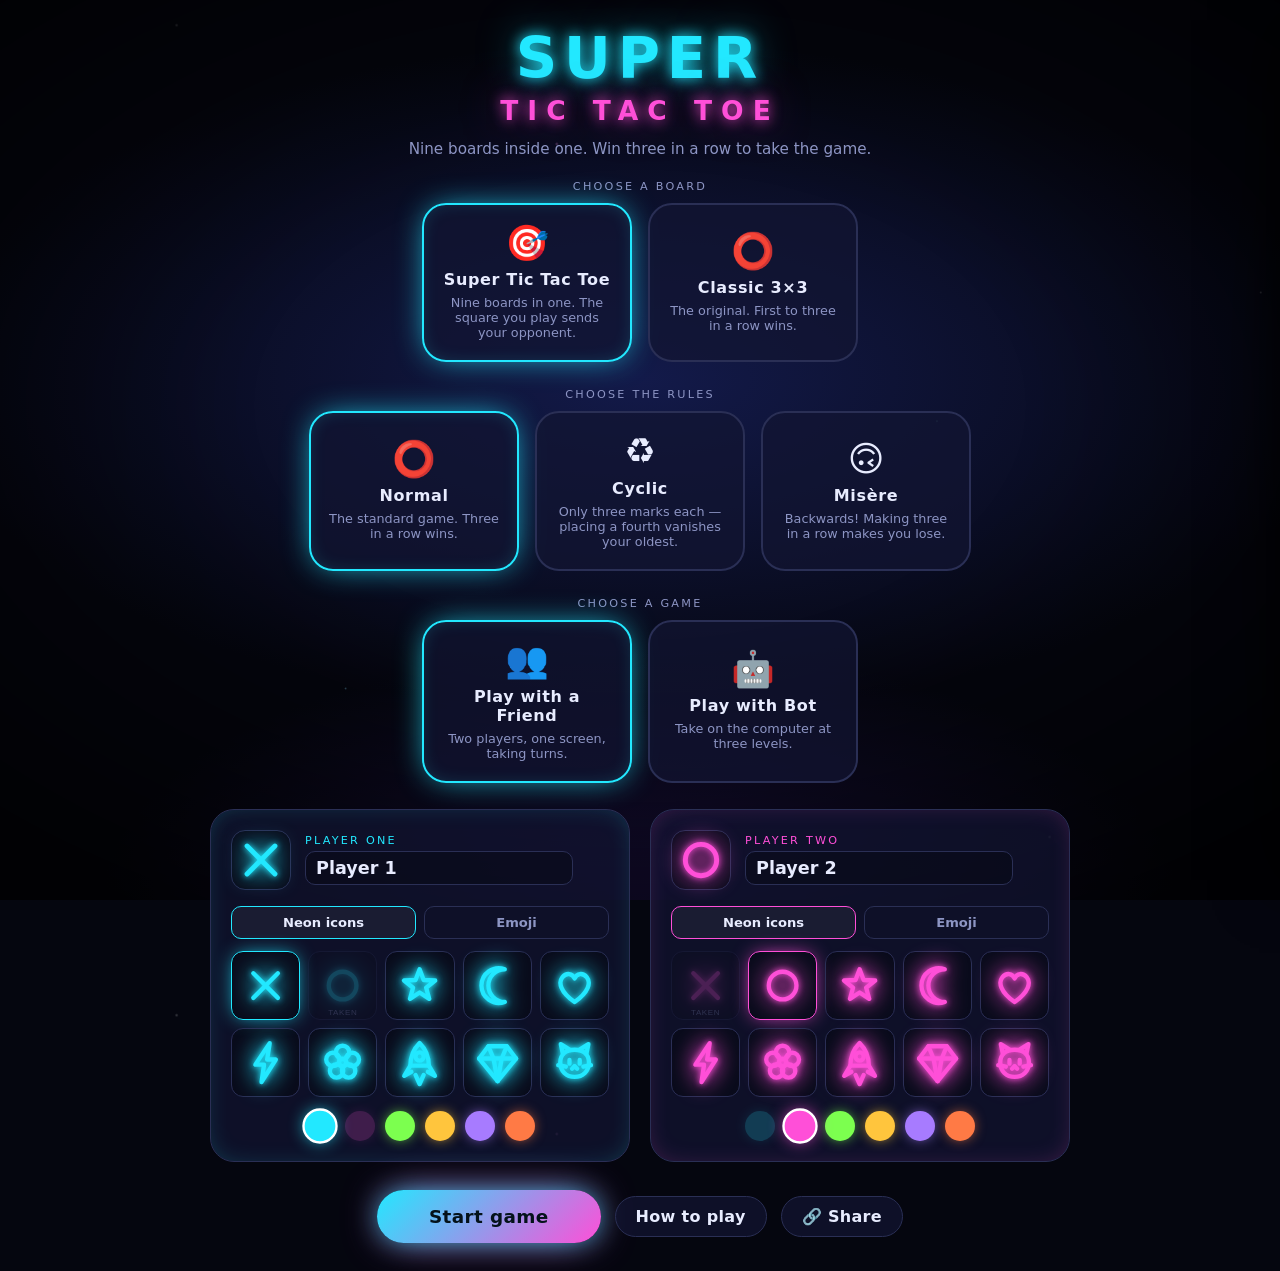
<file: index.html>
<!DOCTYPE html>
<html lang="en">
<head>
<meta charset="utf-8">
<meta name="viewport" content="width=device-width, initial-scale=1, viewport-fit=cover">
<meta name="color-scheme" content="dark">
<meta name="theme-color" content="#05060f">
<meta name="description" content="Nine games of noughts and crosses inside one big one, or the plain 3×3 original. Two players on one screen, or take on the bot.">
<title>Super Tic Tac Toe</title>

<link rel="manifest" href="manifest.webmanifest">
<link rel="icon" href="icons/icon.svg" type="image/svg+xml">
<link rel="icon" href="icons/favicon-32.png" sizes="32x32">

<!-- Safari ignores most of the manifest, so iOS needs its own tags to install
     to the home screen and run without browser chrome. -->
<link rel="apple-touch-icon" href="icons/apple-touch-icon.png">
<meta name="apple-mobile-web-app-capable" content="yes">
<meta name="apple-mobile-web-app-status-bar-style" content="black-translucent">
<meta name="apple-mobile-web-app-title" content="Tic Tac Toe">
<meta name="mobile-web-app-capable" content="yes">
<link rel="stylesheet" href="css/theme.css">
<link rel="stylesheet" href="css/layout.css">
<link rel="stylesheet" href="css/animations.css">
</head>
<body>

<div id="app">

  <!-- ============ setup ============ -->
  <section id="setup" class="screen">
    <h1 class="title">SUPER<span>TIC TAC TOE</span></h1>
    <p class="subtitle" id="subtitle">Nine boards inside one. Win three in a row to take the game.</p>

    <div class="picker-group">
      <p class="section-label">Choose a board</p>
      <div class="mode-row" id="variantRow"></div>
    </div>

    <div class="picker-group">
      <p class="section-label">Choose the rules</p>
      <div class="mode-row" id="rulesRow"></div>
    </div>

    <div class="picker-group">
      <p class="section-label">Choose a game</p>
      <div class="mode-row" id="modeRow">
        <button type="button" class="mode-card" data-mode="friend" aria-pressed="true">
          <div class="mode-icon">👥</div>
          <div class="mode-text">
            <div class="mode-name">Play with a Friend</div>
            <div class="mode-blurb">Two players, one screen, taking turns.</div>
          </div>
        </button>
        <button type="button" class="mode-card" data-mode="bot" aria-pressed="false">
          <div class="mode-icon">🤖</div>
          <div class="mode-text">
            <div class="mode-name">Play with Bot</div>
            <div class="mode-blurb">Take on the computer at three levels.</div>
          </div>
        </button>
      </div>
    </div>

    <div class="players-row">
      <div class="setup-panel" id="panelp1">
        <div class="sp-head">
          <div class="sp-preview" id="p1Preview"></div>
          <div class="sp-id">
            <div class="sp-seat" id="p1Seat">Player one</div>
            <input class="name-input" id="p1Name" maxlength="14" autocomplete="off" aria-label="Player one name">
          </div>
        </div>
        <div class="tabs" role="tablist">
          <button type="button" class="tab" role="tab" data-panel="p1" data-tab="icon" aria-selected="true">Neon icons</button>
          <button type="button" class="tab" role="tab" data-panel="p1" data-tab="emoji" aria-selected="false">Emoji</button>
        </div>
        <div class="symbol-grid" id="p1Symbols"></div>
        <div class="color-row" id="p1Colors"></div>
      </div>

      <div class="setup-panel" id="panelp2">
        <div class="sp-head">
          <div class="sp-preview" id="p2Preview"></div>
          <div class="sp-id">
            <div class="sp-seat" id="p2Seat">Player two</div>
            <input class="name-input" id="p2Name" maxlength="14" autocomplete="off" aria-label="Player two name">
          </div>
        </div>
        <div class="tabs" role="tablist">
          <button type="button" class="tab" role="tab" data-panel="p2" data-tab="icon" aria-selected="true">Neon icons</button>
          <button type="button" class="tab" role="tab" data-panel="p2" data-tab="emoji" aria-selected="false">Emoji</button>
        </div>
        <div class="symbol-grid" id="p2Symbols"></div>
        <div class="color-row" id="p2Colors"></div>
      </div>
    </div>

    <div class="bot-options hidden" id="botOptions">
      <p class="section-label">Bot difficulty</p>
      <div class="opt-row" id="difficultyRow"></div>
      <p class="section-label">Who goes first?</p>
      <div class="opt-row" id="firstRow">
        <button type="button" class="opt-btn" data-first="you" aria-pressed="true">You first</button>
        <button type="button" class="opt-btn" data-first="bot" aria-pressed="false">Bot first</button>
        <button type="button" class="opt-btn" data-first="random" aria-pressed="false">Random</button>
      </div>
    </div>

    <div class="setup-actions">
      <button type="button" class="btn btn-primary" id="startBtn">Start game</button>
      <button type="button" class="btn" id="setupRulesBtn">How to play</button>
      <button type="button" class="btn hidden" id="installBtn">📲 Install</button>
      <button type="button" class="btn" id="shareBtn">🔗 Share</button>
    </div>
  </section>

  <!-- ============ game ============ -->
  <section id="game" class="screen hidden">
    <div class="turn-bar">
      <div class="turn-pill" id="turnPill" role="status" aria-live="polite">
        <div class="turn-symbol" id="turnSymbol"></div>
        <div class="turn-text" id="turnText">Player one's turn</div>
      </div>
      <div class="free-badge hidden" id="freeBadge">Play anywhere</div>
    </div>

    <div class="arena">
      <div class="player-card" id="cardP1">
        <div class="pc-top">
          <div class="pc-avatar"></div>
          <div>
            <div class="pc-name">Player 1</div>
            <div class="pc-role">Player</div>
          </div>
        </div>
        <div class="pc-meta"><span class="pc-boards-wrap"><b class="pc-boards">0</b> boards · </span><b class="pc-score">0</b> wins</div>
        <div class="pc-thinking"><i></i><i></i><i></i> thinking</div>
      </div>

      <div class="board-wrap">
        <div class="board" id="board"></div>
      </div>

      <div class="player-card" id="cardP2">
        <div class="pc-top">
          <div class="pc-avatar"></div>
          <div>
            <div class="pc-name">Player 2</div>
            <div class="pc-role">Player</div>
          </div>
        </div>
        <div class="pc-meta"><span class="pc-boards-wrap"><b class="pc-boards">0</b> boards · </span><b class="pc-score">0</b> wins</div>
        <div class="pc-thinking"><i></i><i></i><i></i> thinking</div>
      </div>
    </div>

    <div class="controls">
      <button type="button" class="btn" id="undoBtn">↶ Undo</button>
      <button type="button" class="btn" id="restartBtn">↻ Restart</button>
      <button type="button" class="btn" id="resetScoreBtn">Reset score</button>
      <button type="button" class="btn" id="endBtn">⏹ End game</button>
      <button type="button" class="btn" id="rulesBtn">Rules</button>
      <button type="button" class="btn" id="muteBtn" aria-pressed="false">🔊 Sound</button>
    </div>
  </section>

  <!-- ============ win overlay ============ -->
  <div class="overlay hidden" id="winOverlay" role="dialog" aria-modal="true" aria-label="Game over">
    <div class="win-card" id="winCard"></div>
  </div>

  <!-- ============ rules ============ -->
  <aside class="panel" id="rulesPanel" aria-label="How to play" aria-hidden="true">
    <div class="panel-head">
      <h2>How to play</h2>
      <button type="button" class="btn panel-close" id="rulesClose" aria-label="Close rules">×</button>
    </div>

    <div class="panel-body">

    <div id="rulesCyclic" class="hidden">
      <h3>Cyclic — nobody can draw</h3>
      <ol>
        <li>You only ever have <b>three marks</b> on the board.</li>
        <li>Place a fourth and your <b>oldest one vanishes</b> in a puff of smoke.</li>
        <li>The mark about to go is shown faded, so you always know what you are giving up.</li>
        <li>Three in a row still wins — but the board never fills, so <b>a draw is impossible</b>.</li>
        <li>If nobody has forced it after 60 moves, the game is called a draw anyway.</li>
      </ol>
      <p class="rule-caption">This is the cure for Classic 3×3 always ending level.</p>
    </div>

    <div id="rulesMisere" class="hidden">
      <h3>Misère — everything backwards</h3>
      <ol>
        <li>Making three in a row <b>loses you the game</b>.</li>
        <li>So you are trying to force the other player into a line they cannot avoid.</li>
        <li>On the big board it is the same idea one level up: claiming
          <b>three mini-boards in a line loses</b>. Mini-boards are still won normally.</li>
      </ol>
      <p class="rule-caption">Much harder than it sounds — every instinct you have is now wrong.</p>
    </div>

    <div id="rulesClassic" class="hidden">
      <p class="rule-caption">Classic 3×3 is the game everybody already knows.</p>
      <h3>All the rules</h3>
      <ol>
        <li>The board is a single 3×3 grid — nine squares.</li>
        <li>Players take turns putting their symbol in any empty square.</li>
        <li>Get <b>three of your symbol in a row</b> — across, down or diagonally — and you win.</li>
        <li>If all nine squares fill with nobody making a line, it is a draw.</li>
      </ol>
      <h3>Finding your way</h3>
      <ol>
        <li>The glowing pill, the raised player card and the board's glow all show whose turn it is.</li>
        <li>Taken squares are locked — clicking one shakes the board at you.</li>
      </ol>
      <p class="rule-caption">Fair warning: two players who both know what they are doing will
        draw every single time. That is exactly why Super Tic Tac Toe exists.</p>
    </div>

    <div id="rulesSuper">
    <p class="rule-caption">Super Tic Tac Toe is nine games of noughts and crosses inside one big one.</p>

    <h3>The rule that catches everyone out</h3>
    <div class="rule-demo-pair">
      <div>
        <div class="rule-demo">
          <i></i><i></i><i class="from">✕</i>
          <i></i><i></i><i></i>
          <i></i><i></i><i></i>
        </div>
        <p class="rule-caption">You play the top-right <b>square</b>…</p>
      </div>
      <div class="rule-arrow" aria-hidden="true">➜</div>
      <div>
        <div class="rule-demo big">
          <i></i><i></i><i class="to"></i>
          <i></i><i></i><i></i>
          <i></i><i></i><i></i>
        </div>
        <p class="rule-caption">…so they must play in the top-right <b>board</b>.</p>
      </div>
    </div>
    <p class="rule-caption">The square you pick chooses their board. That is the whole game.</p>

    <h3>All the rules</h3>
    <ol>
      <li>The big board holds nine mini-boards, each a 3×3 grid — 81 squares in all.</li>
      <li>The first player may play <b>anywhere</b> on the board.</li>
      <li><b>The square you play sends your opponent to the matching mini-board.</b></li>
      <li>If that mini-board is already won or full, your opponent gets a <b>free move</b> —
        any empty square in any board still in play.</li>
      <li>Three in a row inside a mini-board <b>claims</b> it. That board then locks.</li>
      <li>A mini-board that fills up with nobody winning is <b>dead</b> — it counts for neither side.</li>
      <li>Claim <b>three mini-boards in a line</b> to win the whole game.</li>
      <li>If every mini-board is decided and no line was made, the game is a draw.</li>
      <li>You can never play in a taken square, a locked board, or a board other than the live one.</li>
    </ol>

    <h3>Finding your way</h3>
    <ol>
      <li>The mini-board you must play in is the bright one, ringed and cornered in the current colour.</li>
      <li>Everything you cannot use is dimmed and blurred out.</li>
      <li>When <b>Play anywhere</b> shows, every open board is up for grabs.</li>
      <li>The glowing pill at the top, the raised player card and the board's own glow all
        show whose turn it is.</li>
    </ol>
    </div>

    </div>
  </aside>

  <!-- iOS has no install API, so the only way to get onto the home screen is
       to tell people where the button is. -->
  <div class="ios-hint hidden" id="iosHint">
    <button type="button" class="ios-hint-close" id="iosHintClose" aria-label="Dismiss">×</button>
    <b>Add it to your home screen.</b> In <b>Safari</b>, tap Share, scroll down
    the list, then <b>Add to Home Screen</b>.
    <span class="ios-hint-note">Opened from WhatsApp or Messages? Those have no
    such option — tap ⋯ and choose <b>Open in Safari</b> first.</span>
  </div>

</div>

<canvas id="fx" aria-hidden="true"></canvas>

<script src="js/glyphs.js"></script>
<script src="js/variants.js"></script>
<script src="js/rules.js"></script>
<script src="js/engine.js"></script>
<script src="js/bot.js"></script>
<script src="js/effects.js"></script>
<script src="js/ui.js"></script>
<script src="js/main.js"></script>
</body>
</html>
</file>
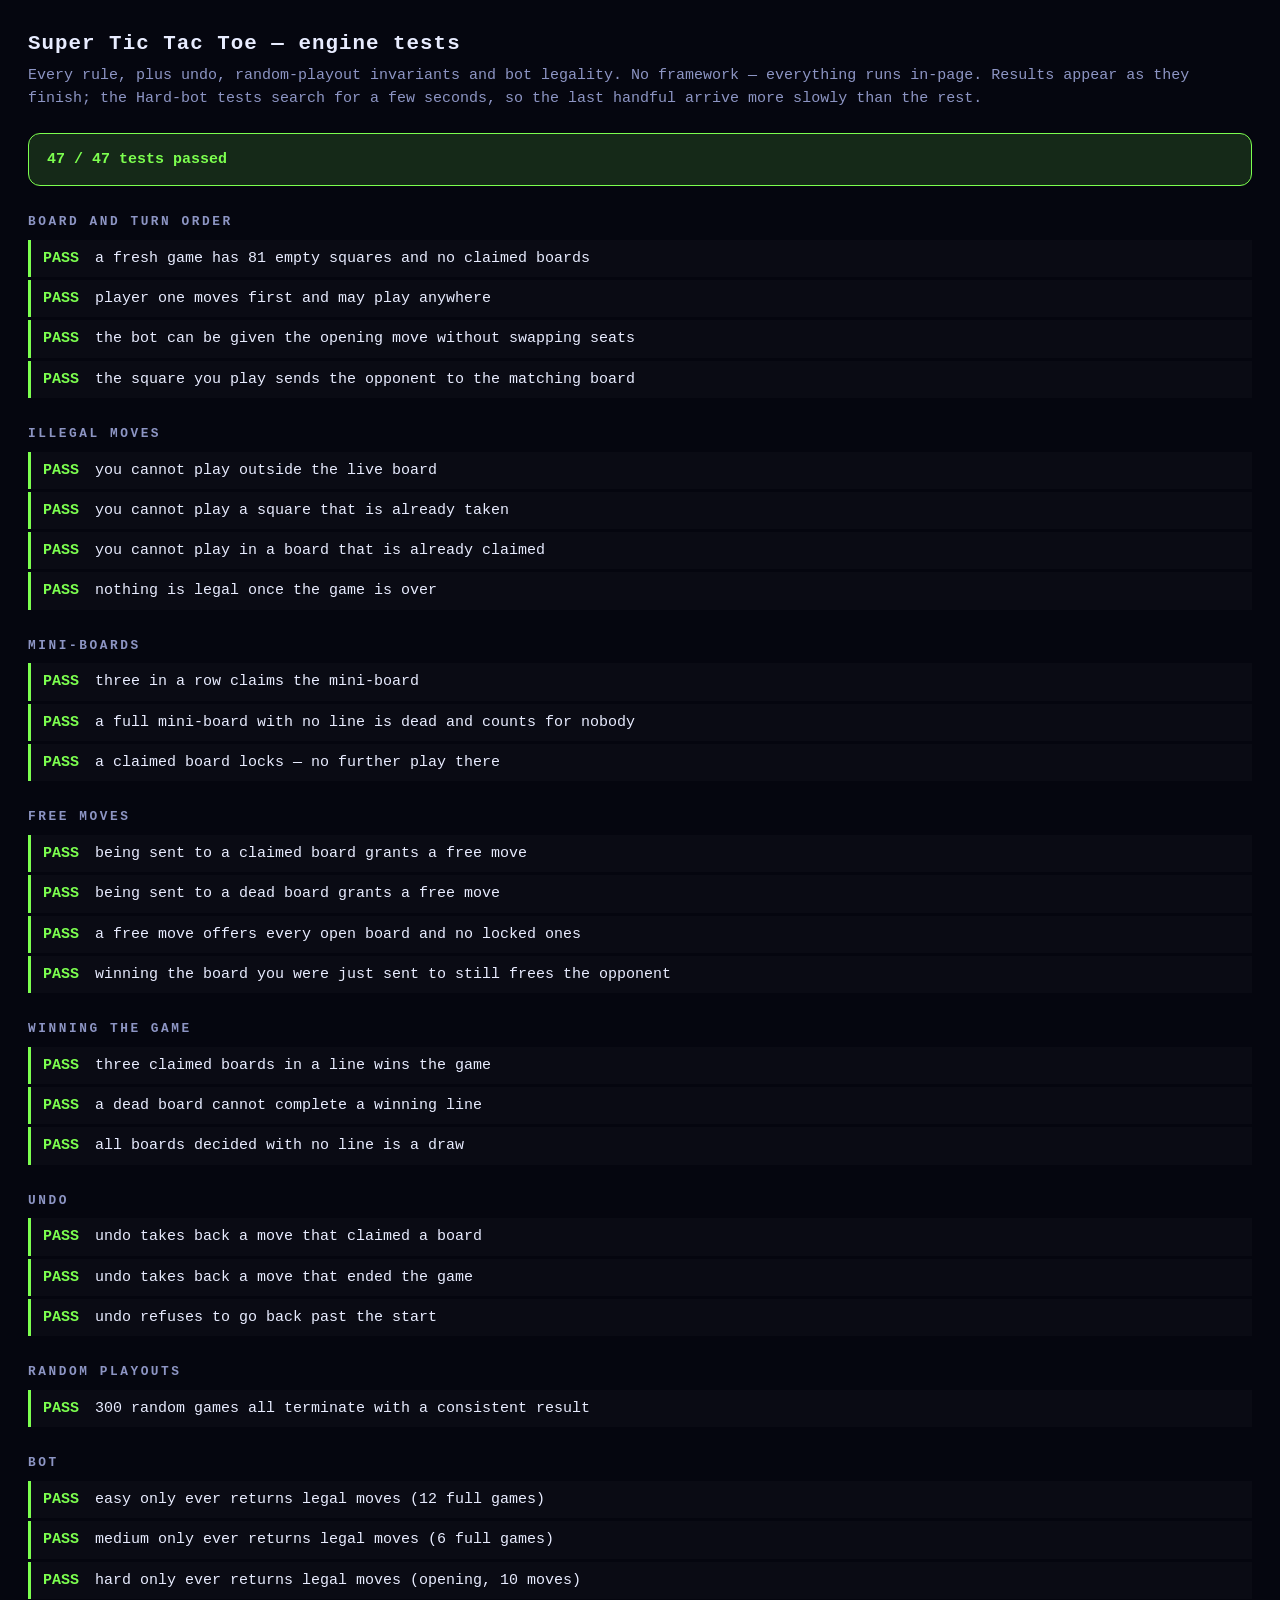
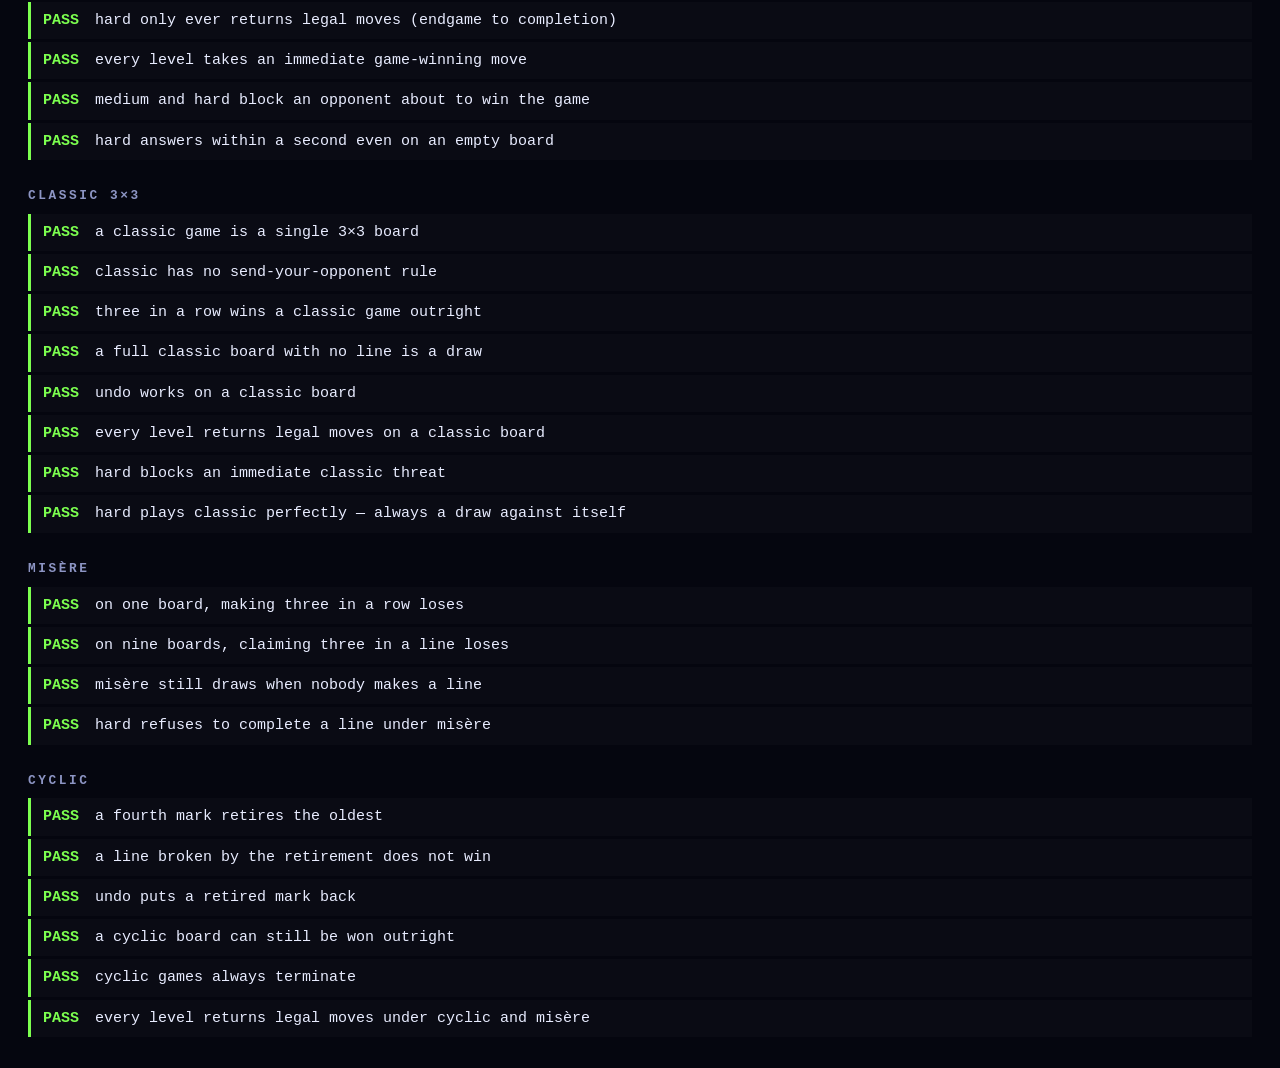
<file: tests/engine.test.html>
<!DOCTYPE html>
<html lang="en">
<head>
<meta charset="utf-8">
<meta name="viewport" content="width=device-width, initial-scale=1">
<title>Super Tic Tac Toe — engine tests</title>
<style>
  body {
    margin: 0; padding: 28px;
    font: 15px/1.55 "SF Mono", Menlo, Consolas, monospace;
    background: #05060f; color: #e8ecff;
  }
  h1 { font-size: 1.3rem; letter-spacing: .05em; margin: 0 0 4px; }
  p.lead { color: #8d95c4; margin: 0 0 22px; }
  #summary { padding: 14px 18px; border-radius: 12px; font-weight: 700; margin-bottom: 18px; }
  #summary.ok { background: rgba(124,255,79,.14); border: 1px solid #7cff4f; color: #7cff4f; }
  #summary.bad { background: rgba(255,77,94,.14); border: 1px solid #ff4d5e; color: #ff4d5e; }
  #summary.running { background: rgba(34,232,255,.12); border: 1px solid #22e8ff; color: #22e8ff; }
  ul { list-style: none; padding: 0; margin: 0; }
  li { padding: 7px 12px; border-left: 3px solid #2a2f55; margin-bottom: 3px; background: rgba(255,255,255,.02); }
  li.pass { border-left-color: #7cff4f; }
  li.fail { border-left-color: #ff4d5e; background: rgba(255,77,94,.09); }
  .tag { display: inline-block; width: 52px; font-weight: 700; }
  li.pass .tag { color: #7cff4f; }
  li.fail .tag { color: #ff4d5e; }
  .why { display: block; margin: 4px 0 0 52px; color: #ff9aa4; font-size: .88rem; }
  h2 { font-size: .8rem; text-transform: uppercase; letter-spacing: .2em; color: #8d95c4; margin: 26px 0 8px; }
</style>
</head>
<body>

<h1>Super Tic Tac Toe — engine tests</h1>
<p class="lead">Every rule, plus undo, random-playout invariants and bot legality. No framework —
everything runs in-page. Results appear as they finish; the Hard-bot tests search for a
few seconds, so the last handful arrive more slowly than the rest.</p>
<div id="summary">Running…</div>
<div id="out"></div>

<script src="../js/variants.js"></script>
<script src="../js/rules.js"></script>
<script src="../js/engine.js"></script>
<script src="../js/bot.js"></script>
<script>
(function () {
  'use strict';

  var Engine = STT.Engine;
  var Bot = STT.Bot;
  var queue = [];
  var results = [];
  var group = 'General';

  function section(name) { group = name; }

  /* Tests are queued rather than run on the spot. The Hard bot alone costs a
     few seconds of blocking search, and running everything in one pass left
     the page frozen on "Running…" until the whole suite finished. */
  function test(name, fn) {
    queue.push({ group: group, name: name, fn: fn });
  }

  function ok(cond, msg) {
    if (!cond) throw new Error(msg || 'assertion failed');
  }

  function eq(actual, expected, msg) {
    if (actual !== expected) {
      throw new Error((msg || 'value') + ' — expected ' + JSON.stringify(expected) +
        ', got ' + JSON.stringify(actual));
    }
  }

  function hasEvent(events, type) {
    return events.some(function (e) { return e.type === type; });
  }

  function eventOf(events, type) {
    return events.filter(function (e) { return e.type === type; })[0];
  }

  /* Builds a position directly. The engine state is a plain object, so a test
     can set one up without having to find a legal 40-move path to it. */
  function pos(spec) {
    var s = Engine.create(spec.first || 'P1', spec.variant, spec.rules);
    if (spec.cells) {
      Object.keys(spec.cells).forEach(function (b) {
        Object.keys(spec.cells[b]).forEach(function (c) {
          s.boards[b][c] = spec.cells[b][c];
          s.moveCount++;
        });
      });
    }
    if (spec.status) {
      Object.keys(spec.status).forEach(function (b) {
        s.boardStatus[b] = spec.status[b];
      });
    }
    s.current = spec.current || 'P1';
    s.activeBoard = spec.active === undefined ? null : spec.active;
    return s;
  }

  /* A filled 3x3 with no three in a row. */
  var DEAD = { 0: 'P1', 1: 'P2', 2: 'P1', 3: 'P1', 4: 'P2', 5: 'P2', 6: 'P2', 7: 'P1', 8: 'P1' };

  /* ---------------- rules 1-3: setup and the send-to-board rule ------------- */

  section('Board and turn order');

  test('a fresh game has 81 empty squares and no claimed boards', function () {
    var s = Engine.create();
    var empty = 0;
    for (var b = 0; b < 9; b++) {
      for (var c = 0; c < 9; c++) if (s.boards[b][c] === null) empty++;
      eq(s.boardStatus[b], null, 'board ' + b + ' status');
    }
    eq(empty, 81, 'empty squares');
  });

  test('player one moves first and may play anywhere', function () {
    var s = Engine.create();
    eq(s.current, 'P1', 'starting player');
    eq(s.activeBoard, null, 'active board');
    eq(Engine.legalMoves(s).length, 81, 'legal moves on move one');
  });

  test('the bot can be given the opening move without swapping seats', function () {
    var s = Engine.create('P2');
    eq(s.current, 'P2', 'starting player');
    eq(Engine.legalMoves(s).length, 81, 'legal moves');
  });

  test('the square you play sends the opponent to the matching board', function () {
    var s = Engine.create();
    var events = Engine.play(s, 0, 5);
    ok(events, 'move should be legal');
    eq(s.activeBoard, 5, 'active board after playing square 5');
    eq(s.current, 'P2', 'turn passes');
    ok(hasEvent(events, 'sentTo'), 'a sentTo event is emitted');
    eq(eventOf(events, 'sentTo').board, 5, 'sentTo board');
    eq(Engine.legalMoves(s).length, 9, 'opponent is confined to one board');
  });

  /* ---------------- rule 9: illegal moves ---------------- */

  section('Illegal moves');

  test('you cannot play outside the live board', function () {
    var s = Engine.create();
    Engine.play(s, 0, 5);
    eq(Engine.isLegal(s, 3, 0), false, 'board 3 while sent to board 5');
    eq(Engine.play(s, 3, 0), null, 'play returns null');
    eq(s.moveCount, 1, 'the rejected move is not recorded');
  });

  test('you cannot play a square that is already taken', function () {
    var s = pos({ cells: { 4: { 4: 'P1' } }, current: 'P2', active: 4 });
    eq(Engine.isLegal(s, 4, 4), false, 'occupied square');
    eq(Engine.play(s, 4, 4), null, 'play returns null');
  });

  test('you cannot play in a board that is already claimed', function () {
    var s = pos({ status: { 2: 'P1' }, current: 'P2', active: null });
    eq(Engine.isLegal(s, 2, 0), false, 'claimed board');
    ok(Engine.playableBoards(s).indexOf(2) === -1, 'claimed board is not offered');
  });

  test('nothing is legal once the game is over', function () {
    var s = pos({ status: { 0: 'P1', 1: 'P1', 2: 'P1' }, current: 'P2' });
    s.winner = 'P1';
    eq(Engine.legalMoves(s).length, 0, 'legal moves after the game ends');
  });

  /* ---------------- rules 5-6: claiming and killing a mini-board ---------- */

  section('Mini-boards');

  test('three in a row claims the mini-board', function () {
    var s = pos({ cells: { 0: { 0: 'P1', 1: 'P1' } }, current: 'P1', active: 0 });
    var events = Engine.play(s, 0, 2);
    eq(s.boardStatus[0], 'P1', 'board status');
    ok(hasEvent(events, 'boardWon'), 'boardWon event');
    eq(eventOf(events, 'boardWon').player, 'P1', 'claiming player');
    eq(Engine.claimedCount(s, 'P1'), 1, 'claimed count');
  });

  test('a full mini-board with no line is dead and counts for nobody', function () {
    var cells = {};
    Object.keys(DEAD).forEach(function (k) { if (k !== '8') cells[k] = DEAD[k]; });
    var s = pos({ cells: { 0: cells }, current: 'P1', active: 0 });
    var events = Engine.play(s, 0, 8);
    eq(s.boardStatus[0], 'draw', 'board status');
    ok(hasEvent(events, 'boardDrawn'), 'boardDrawn event');
    eq(Engine.claimedCount(s, 'P1'), 0, 'P1 claimed count');
    eq(Engine.claimedCount(s, 'P2'), 0, 'P2 claimed count');
  });

  test('a claimed board locks — no further play there', function () {
    var s = pos({ cells: { 0: { 0: 'P1', 1: 'P1' } }, current: 'P1', active: 0 });
    Engine.play(s, 0, 2);
    eq(Engine.isLegal(s, 0, 3), false, 'empty square inside a claimed board');
  });

  /* ---------------- rule 4: the free move ---------------- */

  section('Free moves');

  test('being sent to a claimed board grants a free move', function () {
    var s = pos({ status: { 6: 'P1' }, current: 'P1', active: 4 });
    var events = Engine.play(s, 4, 6);
    eq(s.activeBoard, null, 'active board');
    ok(hasEvent(events, 'freeMove'), 'freeMove event');
    ok(!hasEvent(events, 'sentTo'), 'no sentTo event');
  });

  test('being sent to a dead board grants a free move', function () {
    var s = pos({ status: { 6: 'draw' }, current: 'P1', active: 4 });
    Engine.play(s, 4, 6);
    eq(s.activeBoard, null, 'active board');
  });

  test('a free move offers every open board and no locked ones', function () {
    var s = pos({ status: { 0: 'P1', 1: 'draw' }, current: 'P2', active: null });
    var boards = Engine.playableBoards(s);
    eq(boards.length, 7, 'open board count');
    ok(boards.indexOf(0) === -1 && boards.indexOf(1) === -1, 'locked boards excluded');
  });

  test('winning the board you were just sent to still frees the opponent', function () {
    /* Playing square 0 of board 0 both claims board 0 and points at board 0. */
    var s = pos({ cells: { 0: { 3: 'P1', 6: 'P1' } }, current: 'P1', active: 0 });
    var events = Engine.play(s, 0, 0);
    eq(s.boardStatus[0], 'P1', 'board 0 claimed');
    eq(s.activeBoard, null, 'opponent is not sent into the locked board');
    ok(hasEvent(events, 'freeMove'), 'freeMove event');
  });

  /* ---------------- rules 7-8: winning and drawing the game -------------- */

  section('Winning the game');

  test('three claimed boards in a line wins the game', function () {
    var s = pos({
      status: { 0: 'P1', 1: 'P1' },
      cells: { 2: { 0: 'P1', 1: 'P1' } },
      current: 'P1', active: 2
    });
    var events = Engine.play(s, 2, 2);
    eq(s.winner, 'P1', 'winner');
    ok(hasEvent(events, 'gameOver'), 'gameOver event');
    eq(eventOf(events, 'gameOver').winner, 'P1', 'gameOver winner');
    ok(s.winningLine, 'winning line recorded');
  });

  test('a dead board cannot complete a winning line', function () {
    var s = pos({
      status: { 0: 'P1', 1: 'draw' },
      cells: { 2: { 0: 'P1', 1: 'P1' } },
      current: 'P1', active: 2
    });
    Engine.play(s, 2, 2);
    eq(s.boardStatus[2], 'P1', 'board 2 claimed');
    eq(s.winner, null, 'no winner through a dead board');
  });

  test('all boards decided with no line is a draw', function () {
    var status = { 0: 'P1', 1: 'P2', 2: 'P1', 3: 'P1', 4: 'P2', 5: 'P2', 6: 'P2', 7: 'P1' };
    var cells = {};
    Object.keys(DEAD).forEach(function (k) { if (k !== '8') cells[k] = DEAD[k]; });
    var s = pos({ status: status, cells: { 8: cells }, current: 'P1', active: 8 });
    var events = Engine.play(s, 8, 8);
    eq(s.boardStatus[8], 'draw', 'last board is dead');
    eq(s.winner, 'draw', 'game result');
    eq(eventOf(events, 'gameOver').winner, 'draw', 'gameOver winner');
  });

  /* ---------------- undo ---------------- */

  section('Undo');

  test('undo takes back a move that claimed a board', function () {
    var s = pos({ cells: { 0: { 0: 'P1', 1: 'P1' } }, current: 'P1', active: 0 });
    Engine.play(s, 0, 2);
    eq(s.boardStatus[0], 'P1', 'claimed before undo');
    eq(Engine.undo(s), true, 'undo succeeds');
    eq(s.boardStatus[0], null, 'claim reversed');
    eq(s.boards[0][2], null, 'square cleared');
    eq(s.current, 'P1', 'turn restored');
    eq(s.activeBoard, 0, 'active board restored');
  });

  test('undo takes back a move that ended the game', function () {
    var s = pos({
      status: { 0: 'P1', 1: 'P1' },
      cells: { 2: { 0: 'P1', 1: 'P1' } },
      current: 'P1', active: 2
    });
    Engine.play(s, 2, 2);
    eq(s.winner, 'P1', 'won before undo');
    Engine.undo(s);
    eq(s.winner, null, 'winner cleared');
    ok(Engine.legalMoves(s).length > 0, 'play can resume');
  });

  test('undo refuses to go back past the start', function () {
    var s = Engine.create();
    eq(Engine.canUndo(s), false, 'canUndo on a fresh game');
    eq(Engine.undo(s), false, 'undo returns false');
  });

  /* ---------------- invariants over random games ---------------- */

  section('Random playouts');

  test('300 random games all terminate with a consistent result', function () {
    for (var g = 0; g < 300; g++) {
      var s = Engine.create(g % 2 ? 'P2' : 'P1');
      var moves = 0;
      while (!s.winner) {
        var legal = Engine.legalMoves(s);
        ok(legal.length > 0, 'a game with no winner always has a legal move');
        var m = legal[(Math.random() * legal.length) | 0];

        /* The chosen board must be open, and must be the live one if there is one. */
        eq(s.boardStatus[m.board], null, 'chosen board is open');
        if (s.activeBoard !== null) eq(m.board, s.activeBoard, 'chosen board is the live one');

        ok(Engine.play(s, m.board, m.cell), 'legal move was accepted');
        moves++;
        ok(moves <= 81, 'game finishes within 81 moves');
      }

      ok(s.winner === 'P1' || s.winner === 'P2' || s.winner === 'draw', 'valid result');
      if (s.winner === 'draw') {
        for (var b = 0; b < 9; b++) ok(s.boardStatus[b] !== null, 'draw means every board is decided');
      } else {
        s.winningLine.forEach(function (b) {
          eq(s.boardStatus[b], s.winner, 'winning line board belongs to the winner');
        });
      }
    }
  });

  /* ---------------- bot ---------------- */

  section('Bot');

  /* Walks a game, asking the bot for a move at each step. `maxMoves` caps how
     far in we go — Hard costs up to 400ms a move, so a full 44-move game would
     block the page for about nine seconds. */
  function botPlayout(level, games, maxMoves) {
    for (var g = 0; g < games; g++) {
      var s = Engine.create();
      var n = 0;
      while (!s.winner && (!maxMoves || n < maxMoves)) {
        var mv = Bot.chooseMove(s, level);
        ok(mv, level + ' returned a move');
        ok(Engine.isLegal(s, mv.board, mv.cell),
          level + ' returned an illegal move: board ' + mv.board + ' square ' + mv.cell);
        Engine.play(s, mv.board, mv.cell);
        n++;
      }
    }
  }

  /* Hands the bot a game already 30 random moves deep, so its legality is
     exercised in the endgame too — and cheaply, since few moves remain. */
  function botFinishesGame(level) {
    var s = Engine.create();
    for (var i = 0; i < 30 && !s.winner; i++) {
      var legal = Engine.legalMoves(s);
      var m = legal[(Math.random() * legal.length) | 0];
      Engine.play(s, m.board, m.cell);
    }
    while (!s.winner) {
      var mv = Bot.chooseMove(s, level);
      ok(Engine.isLegal(s, mv.board, mv.cell), level + ' returned an illegal endgame move');
      Engine.play(s, mv.board, mv.cell);
    }
  }

  test('easy only ever returns legal moves (12 full games)', function () {
    botPlayout('easy', 12);
  });

  test('medium only ever returns legal moves (6 full games)', function () {
    botPlayout('medium', 6);
  });

  test('hard only ever returns legal moves (opening, 10 moves)', function () {
    botPlayout('hard', 1, 10);
  });

  test('hard only ever returns legal moves (endgame to completion)', function () {
    botFinishesGame('hard');
  });

  test('every level takes an immediate game-winning move', function () {
    ['easy', 'medium', 'hard'].forEach(function (level) {
      var s = pos({
        status: { 0: 'P1', 1: 'P1' },
        cells: { 2: { 0: 'P1', 1: 'P1' } },
        current: 'P1', active: 2
      });
      var mv = Bot.chooseMove(s, level);
      eq(mv.board, 2, level + ' plays in the only open board');
      eq(mv.cell, 2, level + ' completes the line');
    });
  });

  test('medium and hard block an opponent about to win the game', function () {
    /* Medium carries a little scoring jitter, so this has to hold repeatedly
       rather than once. */
    ['medium', 'hard'].forEach(function (level) {
      var runs = level === 'medium' ? 25 : 3;
      for (var i = 0; i < runs; i++) {
        /* P1 owns boards 0 and 1 and is one square from claiming board 2.
           P2 is on move inside board 2 and must take that square. */
        var s = pos({
          status: { 0: 'P1', 1: 'P1' },
          cells: { 2: { 0: 'P1', 1: 'P1' } },
          current: 'P2', active: 2
        });
        var mv = Bot.chooseMove(s, level);
        eq(mv.cell, 2, level + ' blocks the winning square (run ' + (i + 1) + ')');
      }
    });
  });

  test('hard answers within a second even on an empty board', function () {
    var s = Engine.create();
    Engine.play(s, 0, 4);          // step off the opening-book move
    var t0 = Date.now();
    var mv = Bot.chooseMove(s, 'hard');
    var elapsed = Date.now() - t0;
    ok(Engine.isLegal(s, mv.board, mv.cell), 'move is legal');
    ok(elapsed < 1000, 'hard took ' + elapsed + 'ms, expected under 1000ms');
  });

  /* ---------------- classic 3x3 ---------------- */

  section('Classic 3×3');

  test('a classic game is a single 3×3 board', function () {
    var s = Engine.create('P1', 'classic');
    eq(s.boards.length, 1, 'board count');
    eq(Engine.isSingle(s), true, 'isSingle');
    eq(Engine.legalMoves(s).length, 9, 'legal moves at the start');
    eq(s.activeBoard, 0, 'the only board is live from the start, not a free move');
  });

  test('classic has no send-your-opponent rule', function () {
    var s = Engine.create('P1', 'classic');
    var events = Engine.play(s, 0, 5);
    eq(s.activeBoard, 0, 'still the same board');
    eq(s.current, 'P2', 'turn passes');
    ok(!hasEvent(events, 'sentTo'), 'no sentTo event');
    ok(!hasEvent(events, 'freeMove'), 'no freeMove event');
    eq(Engine.legalMoves(s).length, 8, 'every remaining square stays legal');
  });

  test('three in a row wins a classic game outright', function () {
    var s = Engine.create('P1', 'classic');
    [0, 3, 1, 4].forEach(function (c) { Engine.play(s, 0, c); });
    var events = Engine.play(s, 0, 2);       // P1 completes 0-1-2
    eq(s.winner, 'P1', 'winner');
    ok(hasEvent(events, 'boardWon'), 'boardWon event');
    ok(hasEvent(events, 'gameOver'), 'gameOver event');
    eq(s.winningLine, null, 'no macro line on a single board');
    ok(s.boardLines[0], 'the winning cells are recorded on the board itself');
  });

  test('a full classic board with no line is a draw', function () {
    var s = Engine.create('P1', 'classic');
    var events = null;
    [0, 1, 2, 4, 3, 5, 7, 6, 8].forEach(function (c) {
      events = Engine.play(s, 0, c);
      ok(events, 'square ' + c + ' was legal');
    });
    eq(s.boardStatus[0], 'draw', 'board is dead');
    eq(s.winner, 'draw', 'game drawn');
    ok(hasEvent(events, 'gameOver'), 'gameOver event');
  });

  test('undo works on a classic board', function () {
    var s = Engine.create('P1', 'classic');
    [0, 3, 1, 4].forEach(function (c) { Engine.play(s, 0, c); });
    Engine.play(s, 0, 2);
    eq(s.winner, 'P1', 'won before undo');
    Engine.undo(s);
    eq(s.winner, null, 'winner cleared');
    eq(s.boards[0][2], null, 'square cleared');
    eq(s.activeBoard, 0, 'board still live');
  });

  test('every level returns legal moves on a classic board', function () {
    ['easy', 'medium', 'hard'].forEach(function (level) {
      var s = Engine.create('P1', 'classic');
      while (!s.winner) {
        var mv = Bot.chooseMove(s, level);
        ok(mv, level + ' returned a move');
        ok(Engine.isLegal(s, mv.board, mv.cell),
          level + ' returned an illegal classic move: square ' + (mv && mv.cell));
        Engine.play(s, mv.board, mv.cell);
      }
    });
  });

  test('hard blocks an immediate classic threat', function () {
    var s = Engine.create('P1', 'classic');
    [0, 4, 1].forEach(function (c) { Engine.play(s, 0, c); });
    var mv = Bot.chooseMove(s, 'hard');      // P2 must stop 0-1-2
    eq(mv.cell, 2, 'hard blocks the winning square');
  });

  test('hard plays classic perfectly — always a draw against itself', function () {
    /* Nobody can win 3×3 against correct play, whichever side opens. */
    ['P1', 'P2'].forEach(function (first) {
      var s = Engine.create(first, 'classic');
      while (!s.winner) {
        var mv = Bot.chooseMove(s, 'hard');
        Engine.play(s, mv.board, mv.cell);
      }
      eq(s.winner, 'draw', 'hard vs hard opening with ' + first);
    });
  });

  /* ---------------- misère ---------------- */

  section('Misère');

  test('on one board, making three in a row loses', function () {
    var s = Engine.create('P1', 'classic', 'misere');
    [0, 3, 1, 4].forEach(function (c) { Engine.play(s, 0, c); });
    var events = Engine.play(s, 0, 2);        // P1 completes 0-1-2
    eq(s.boardStatus[0], 'P1', 'P1 did make the line');
    eq(s.winner, 'P2', 'but P2 wins the game');
    eq(eventOf(events, 'gameOver').winner, 'P2', 'gameOver names the real winner');
  });

  test('on nine boards, claiming three in a line loses', function () {
    var s = pos({
      variant: 'super', rules: 'misere',
      status: { 0: 'P1', 1: 'P1' },
      cells: { 2: { 0: 'P1', 1: 'P1' } },
      current: 'P1', active: 2
    });
    Engine.play(s, 2, 2);
    eq(s.boardStatus[2], 'P1', 'P1 claimed the third board');
    eq(s.winner, 'P2', 'which loses P1 the game');
  });

  test('misère still draws when nobody makes a line', function () {
    var s = Engine.create('P1', 'classic', 'misere');
    [0, 1, 2, 4, 3, 5, 7, 6, 8].forEach(function (c) { Engine.play(s, 0, c); });
    eq(s.winner, 'draw', 'result');
  });

  test('hard refuses to complete a line under misère', function () {
    /* P2 has 0 and 1; playing 2 would complete the line and lose outright. */
    var s = pos({
      variant: 'classic', rules: 'misere',
      cells: { 0: { 0: 'P2', 1: 'P2', 6: 'P1', 7: 'P1' } },
      current: 'P2', active: 0
    });
    var mv = Bot.chooseMove(s, 'hard');
    ok(mv.cell !== 2, 'hard avoided the losing square, played ' + mv.cell);
  });

  /* ---------------- cyclic ---------------- */

  section('Cyclic');

  test('a fourth mark retires the oldest', function () {
    var s = Engine.create('P1', 'classic', 'cyclic');
    var events = null;
    [0, 3, 1, 6, 8, 7].forEach(function (c) { events = Engine.play(s, 0, c); });
    eq(s.marks.P1.length, 3, 'P1 is at their limit');
    eq(Engine.doomedMark(s, 'P1').cell, 0, 'the oldest is flagged as next to go');

    events = Engine.play(s, 0, 2);            // P1's fourth
    ok(hasEvent(events, 'vanished'), 'vanished event');
    eq(eventOf(events, 'vanished').cell, 0, 'the oldest mark went');
    eq(s.boards[0][0], null, 'its square is empty again');
    eq(s.marks.P1.length, 3, 'still only three marks');
  });

  test('a line broken by the retirement does not win', function () {
    var s = Engine.create('P1', 'classic', 'cyclic');
    /* P1 ends up holding 1, 8, 2 — the 0-1-2 line is broken by 0 retiring. */
    [0, 3, 1, 6, 8, 7, 2].forEach(function (c) { Engine.play(s, 0, c); });
    eq(s.boards[0][0], null, 'square 0 was vacated');
    eq(s.winner, null, 'no winner');
    eq(Engine.isLegal(s, 0, 0), true, 'the vacated square can be played again');
  });

  test('undo puts a retired mark back', function () {
    var s = Engine.create('P1', 'classic', 'cyclic');
    [0, 3, 1, 6, 8, 7].forEach(function (c) { Engine.play(s, 0, c); });
    Engine.play(s, 0, 2);
    eq(s.boards[0][0], null, 'retired before undo');
    Engine.undo(s);
    eq(s.boards[0][0], 'P1', 'mark restored');
    eq(s.boards[0][2], null, 'the move itself undone');
    eq(s.marks.P1.length, 3, 'mark list restored');
  });

  test('a cyclic board can still be won outright', function () {
    var s = Engine.create('P1', 'classic', 'cyclic');
    [0, 3, 1, 4];                             // reference only
    Engine.play(s, 0, 0);
    Engine.play(s, 0, 3);
    Engine.play(s, 0, 1);
    Engine.play(s, 0, 4);
    var events = Engine.play(s, 0, 2);        // P1's third mark completes 0-1-2
    eq(s.winner, 'P1', 'winner');
    ok(hasEvent(events, 'boardWon'), 'boardWon event');
    ok(!hasEvent(events, 'vanished'), 'nothing retired — only three marks placed');
  });

  test('cyclic games always terminate', function () {
    /* No board ever fills, so the move cap is the only thing stopping this
       running forever. */
    for (var g = 0; g < 40; g++) {
      var s = Engine.create(g % 2 ? 'P2' : 'P1', 'classic', 'cyclic');
      while (!s.winner) {
        var legal = Engine.legalMoves(s);
        ok(legal.length > 0, 'a live game always has a move');
        var m = legal[(Math.random() * legal.length) | 0];
        Engine.play(s, m.board, m.cell);
        ok(s.moveCount <= Engine.CYCLIC_MOVE_LIMIT, 'never runs past the cap');
      }
      ok(s.winner === 'P1' || s.winner === 'P2' || s.winner === 'draw', 'valid result');
    }
  });

  test('every level returns legal moves under cyclic and misère', function () {
    [['cyclic', 'classic'], ['misere', 'classic'], ['misere', 'super']].forEach(function (combo) {
      ['easy', 'medium', 'hard'].forEach(function (level) {
        var s = Engine.create('P1', combo[1], combo[0]);
        var n = 0;
        while (!s.winner && n < 14) {
          var mv = Bot.chooseMove(s, level);
          ok(mv, level + ' returned a move (' + combo[0] + '/' + combo[1] + ')');
          ok(Engine.isLegal(s, mv.board, mv.cell),
            level + ' returned an illegal move under ' + combo[0] + '/' + combo[1]);
          Engine.play(s, mv.board, mv.cell);
          n++;
        }
      });
    });
  });

  /* ---------------- run, one test per frame ---------------- */

  var out = document.getElementById('out');
  var summary = document.getElementById('summary');
  var groups = {};
  var total = queue.length;
  var passed = 0;
  var done = 0;

  function renderResult(r) {
    if (!groups[r.group]) {
      var h = document.createElement('h2');
      h.textContent = r.group;
      out.appendChild(h);
      groups[r.group] = document.createElement('ul');
      out.appendChild(groups[r.group]);
    }
    var li = document.createElement('li');
    li.className = r.ok ? 'pass' : 'fail';
    var tag = document.createElement('span');
    tag.className = 'tag';
    tag.textContent = r.ok ? 'PASS' : 'FAIL';
    li.appendChild(tag);
    li.appendChild(document.createTextNode(r.name));
    if (!r.ok) {
      var why = document.createElement('span');
      why.className = 'why';
      why.textContent = r.why;
      li.appendChild(why);
    }
    groups[r.group].appendChild(li);
  }

  function step() {
    var t = queue.shift();
    var r;
    try {
      t.fn();
      r = { group: t.group, name: t.name, ok: true };
    } catch (err) {
      r = {
        group: t.group, name: t.name, ok: false,
        why: err && err.message ? err.message : String(err)
      };
    }
    results.push(r);
    renderResult(r);
    done++;
    if (r.ok) passed++;

    if (queue.length) {
      summary.textContent = 'Running… ' + done + ' of ' + total +
        ' done — now: ' + queue[0].name;
      /* Yield so the browser paints this result before the next test blocks. */
      setTimeout(step, 0);
      return;
    }

    var allPassed = passed === total;
    summary.className = allPassed ? 'ok' : 'bad';
    summary.textContent = allPassed
      ? passed + ' / ' + total + ' tests passed'
      : (total - passed) + ' of ' + total + ' tests FAILED';
  }

  summary.className = 'running';
  summary.textContent = 'Running… 0 of ' + total;
  setTimeout(step, 0);
})();
</script>
</body>
</html>
</file>
<file: css/theme.css>
/* Palette, dark page shell, and the shared neon primitives.
   --turn is rewritten by ui.js on every turn change; anything that should
   answer "whose go is it" just refers to it. */

:root {
  --bg: #05060f;
  --bg-glow: #131a4a;
  --panel: rgba(18, 22, 50, 0.72);
  --panel-solid: #11152e;
  --line: #2a2f55;
  --line-bright: #3d4488;
  --text: #e8ecff;
  --muted: #8d95c4;
  --danger: #ff4d5e;

  --p1: #22e8ff;
  --p2: #ff4fd8;
  --turn: var(--p1);

  --radius: 16px;
  --radius-lg: 24px;
  --ease-bounce: cubic-bezier(0.34, 1.7, 0.42, 1);
}

* { box-sizing: border-box; }

html, body {
  margin: 0;
  min-height: 100%;
  background: var(--bg);
}

body {
  font-family: "Avenir Next", "Segoe UI", "Nunito", system-ui, -apple-system, sans-serif;
  color: var(--text);
  overflow-x: hidden;
  /* Stop the page rubber-banding while you drag across the board. */
  overscroll-behavior: none;
  /* Deep indigo wash behind the board; the page edges stay flat and dark. */
  background:
    radial-gradient(ellipse 90% 60% at 50% 42%, var(--bg-glow) 0%, transparent 62%),
    radial-gradient(ellipse 60% 40% at 50% 100%, #1a1040 0%, transparent 70%),
    var(--bg);
  background-attachment: fixed;
}

/* Drifting specks, done with gradients so there is no JS cost. */
body::before {
  content: "";
  position: fixed;
  inset: -50% -50%;
  pointer-events: none;
  z-index: 0;
  opacity: 0.5;
  background-image:
    radial-gradient(2px 2px at 20% 30%, rgba(255, 255, 255, 0.7), transparent),
    radial-gradient(1.5px 1.5px at 70% 15%, rgba(140, 220, 255, 0.7), transparent),
    radial-gradient(2px 2px at 85% 60%, rgba(255, 160, 240, 0.6), transparent),
    radial-gradient(1.5px 1.5px at 35% 75%, rgba(255, 255, 255, 0.5), transparent),
    radial-gradient(1.5px 1.5px at 12% 88%, rgba(160, 255, 220, 0.5), transparent),
    radial-gradient(2px 2px at 58% 48%, rgba(255, 255, 255, 0.4), transparent);
  background-size: 55% 55%;
  animation: drift 90s linear infinite;
}

/* Vignette keeps the light pooled on the board. */
body::after {
  content: "";
  position: fixed;
  inset: 0;
  pointer-events: none;
  z-index: 1;
  background: radial-gradient(ellipse 75% 65% at 50% 45%, transparent 40%, rgba(0, 0, 0, 0.72) 100%);
}

#app {
  position: relative;
  z-index: 2;
  /* 100vh measures the area behind mobile browser toolbars, so the page ends up
     taller than the screen and jumps as they collapse. dvh tracks the real
     visible height; vh stays as the fallback for older browsers. */
  min-height: 100vh;
  min-height: 100dvh;
  display: flex;
  flex-direction: column;
}

/* Touch tuning. `manipulation` removes the ~300ms double-tap-zoom delay, and
   suppressing selection stops a long press popping up iOS's callout menu. */
.btn,
.cell,
.mode-card,
.symbol-btn,
.color-btn,
.opt-btn,
.tab {
  touch-action: manipulation;
  -webkit-tap-highlight-color: transparent;
}

.board,
.player-card,
.turn-bar,
.controls,
.mode-row,
.win-card {
  -webkit-user-select: none;
  user-select: none;
  -webkit-touch-callout: none;
}

#fx {
  position: fixed;
  inset: 0;
  z-index: 60;
  pointer-events: none;
}

.hidden { display: none !important; }

.glow-text {
  text-shadow: 0 0 10px currentColor, 0 0 28px currentColor;
}

/* ---- symbols ---- */

.glyph {
  display: block;
  width: 100%;
  height: 100%;
  overflow: visible;
}

.glyph-icon {
  fill: none;
  stroke: var(--c, var(--text));
  stroke-width: 8.5;
  stroke-linecap: round;
  stroke-linejoin: round;
  filter: drop-shadow(0 0 3px var(--c, var(--text)))
          drop-shadow(0 0 11px var(--c, var(--text)));
}

/* Emoji are full-colour images, so they get a halo rather than a tint. */
.glyph-emoji {
  display: grid;
  place-items: center;
  line-height: 1;
  font-size: 1em;
  filter: drop-shadow(0 0 5px var(--c, var(--text)))
          drop-shadow(0 0 16px var(--c, var(--text)));
}

/* ---- buttons ---- */

.btn {
  font: inherit;
  font-weight: 600;
  letter-spacing: 0.02em;
  color: var(--text);
  background: var(--panel);
  border: 1px solid var(--line);
  border-radius: 999px;
  padding: 10px 20px;
  cursor: pointer;
  transition: transform 0.16s var(--ease-bounce), border-color 0.2s, box-shadow 0.2s, color 0.2s;
}

/* Hover effects only where a pointer actually hovers — on touch they latch on
   after a tap and stay lit. */
@media (hover: hover) {
  .btn:hover:not(:disabled) {
    transform: translateY(-2px);
    border-color: var(--turn);
    box-shadow: 0 0 18px -4px var(--turn);
  }
}

.btn:active:not(:disabled) {
  transform: translateY(0) scale(0.96);
  border-color: var(--turn);
}

.btn:disabled {
  opacity: 0.35;
  cursor: not-allowed;
}

/* End game, waiting for a second tap to confirm. */
.btn.confirming {
  color: var(--danger);
  border-color: var(--danger);
  box-shadow: 0 0 20px -5px var(--danger);
}

.btn-primary {
  font-size: 1.15rem;
  padding: 16px 52px;
  color: #04121a;
  background: linear-gradient(135deg, var(--p1), var(--p2));
  border: 0;
  box-shadow: 0 0 30px -6px var(--p1), 0 0 44px -10px var(--p2);
}

@media (hover: hover) {
  .btn-primary:hover {
    box-shadow: 0 0 44px -4px var(--p1), 0 0 60px -6px var(--p2);
  }
}

:focus-visible {
  outline: 3px solid var(--turn);
  outline-offset: 3px;
}
</file>
<file: css/layout.css>
/* Screens, the nested board grid, the HUD, and the responsive rules. */

.screen {
  flex: 1;
  display: flex;
  flex-direction: column;
  align-items: center;
  /* viewport-fit=cover lets content run under notches and the iPhone home
     indicator, so every edge takes the larger of the design padding and the
     safe area. */
  padding:
    max(22px, env(safe-area-inset-top))
    max(16px, env(safe-area-inset-right))
    max(28px, env(safe-area-inset-bottom))
    max(16px, env(safe-area-inset-left));
}

/* ================= setup ================= */

.title {
  margin: 8px 0 2px;
  text-align: center;
  font-size: clamp(2rem, 7vw, 3.6rem);
  font-weight: 800;
  letter-spacing: 0.12em;
  line-height: 1;
  color: var(--p1);
  text-shadow: 0 0 14px var(--p1), 0 0 40px rgba(34, 232, 255, 0.5);
}

.title span {
  display: block;
  font-size: 0.46em;
  letter-spacing: 0.34em;
  color: var(--p2);
  text-shadow: 0 0 14px var(--p2), 0 0 40px rgba(255, 79, 216, 0.5);
  margin-top: 10px;
}

.subtitle {
  color: var(--muted);
  text-align: center;
  margin: 14px 0 22px;
  font-size: 0.95rem;
}

.section-label {
  text-transform: uppercase;
  letter-spacing: 0.2em;
  font-size: 0.7rem;
  color: var(--muted);
  margin: 0 0 10px;
  text-align: center;
}

/* One decision per group. On desktop the grouping is implicit in the spacing;
   on a phone each gets a panel of its own (see the responsive block). */
.picker-group {
  width: 100%;
  display: flex;
  flex-direction: column;
  align-items: center;
}

.mode-row {
  display: flex;
  gap: 16px;
  flex-wrap: wrap;
  justify-content: center;
  margin-bottom: 26px;
}

.mode-card {
  font: inherit;
  color: var(--text);
  width: 210px;
  padding: 20px 18px;
  border-radius: var(--radius-lg);
  background: var(--panel);
  border: 2px solid var(--line);
  cursor: pointer;
  text-align: center;
  transition: transform 0.2s var(--ease-bounce), border-color 0.2s, box-shadow 0.2s;
}

@media (hover: hover) {
  .mode-card:hover { transform: translateY(-4px); }
}

.mode-card:active { transform: scale(0.98); }

.mode-card[aria-pressed="true"] {
  border-color: var(--p1);
  box-shadow: 0 0 32px -8px var(--p1), inset 0 0 30px -22px var(--p1);
}

/* A board shape the chosen rules can't be played on. */
.mode-card.blocked {
  opacity: 0.4;
  cursor: not-allowed;
  border-style: dashed;
}

.mode-note {
  margin-top: 8px;
  font-size: 0.68rem;
  letter-spacing: 0.1em;
  text-transform: uppercase;
  color: var(--danger);
}

.mode-card .mode-icon { font-size: 2.2rem; line-height: 1; }
.mode-card .mode-name { font-weight: 700; margin-top: 10px; letter-spacing: 0.04em; }
.mode-card .mode-blurb { font-size: 0.8rem; color: var(--muted); margin-top: 6px; }

.players-row {
  display: flex;
  gap: 20px;
  flex-wrap: wrap;
  justify-content: center;
  width: 100%;
  max-width: 900px;
}

.setup-panel {
  flex: 1 1 330px;
  max-width: 420px;
  padding: 20px;
  border-radius: var(--radius-lg);
  background: var(--panel);
  border: 1px solid var(--line);
  box-shadow: inset 0 0 40px -30px var(--seat, var(--p1));
}

.sp-head {
  display: flex;
  align-items: center;
  gap: 14px;
  margin-bottom: 16px;
}

.sp-preview {
  width: 60px;
  height: 60px;
  flex: none;
  display: grid;
  place-items: center;
  border-radius: 14px;
  background: rgba(0, 0, 0, 0.32);
  border: 1px solid var(--line);
  font-size: 34px;
}

.sp-seat {
  font-size: 0.7rem;
  letter-spacing: 0.2em;
  text-transform: uppercase;
  color: var(--seat, var(--p1));
}

.name-input {
  font: inherit;
  font-weight: 700;
  font-size: 1.1rem;
  width: 100%;
  margin-top: 4px;
  padding: 6px 10px;
  color: var(--text);
  background: rgba(0, 0, 0, 0.28);
  border: 1px solid var(--line);
  border-radius: 10px;
}

.name-input:focus { border-color: var(--seat, var(--p1)); outline: none; }

.tabs { display: flex; gap: 8px; margin-bottom: 12px; }

.tab {
  font: inherit;
  font-size: 0.82rem;
  font-weight: 600;
  flex: 1;
  padding: 8px;
  color: var(--muted);
  background: transparent;
  border: 1px solid var(--line);
  border-radius: 10px;
  cursor: pointer;
}

.tab[aria-selected="true"] {
  color: var(--text);
  border-color: var(--seat, var(--p1));
  background: rgba(255, 255, 255, 0.05);
}

.symbol-grid {
  display: grid;
  grid-template-columns: repeat(5, 1fr);
  gap: 8px;
}

.symbol-btn {
  position: relative;
  aspect-ratio: 1;
  padding: 8px;
  display: grid;
  place-items: center;
  font-size: 22px;
  background: rgba(0, 0, 0, 0.3);
  border: 1px solid var(--line);
  border-radius: 12px;
  cursor: pointer;
  transition: transform 0.16s var(--ease-bounce), border-color 0.2s, box-shadow 0.2s;
}

@media (hover: hover) {
  .symbol-btn:hover:not(:disabled) { transform: scale(1.1); }
}

.symbol-btn:active:not(:disabled) { transform: scale(0.94); }

.symbol-btn[aria-pressed="true"] {
  border-color: var(--seat, var(--p1));
  box-shadow: 0 0 20px -5px var(--seat, var(--p1));
}

.symbol-btn:disabled { opacity: 0.25; cursor: not-allowed; }

.symbol-btn.taken::after {
  content: "taken";
  position: absolute;
  bottom: 2px;
  left: 0;
  right: 0;
  font-size: 0.5rem;
  letter-spacing: 0.08em;
  text-transform: uppercase;
  color: var(--muted);
}

.color-row { display: flex; gap: 10px; margin-top: 14px; justify-content: center; }

.color-btn {
  width: 30px;
  height: 30px;
  border-radius: 50%;
  border: 2px solid transparent;
  background: var(--sw);
  cursor: pointer;
  box-shadow: 0 0 14px -3px var(--sw);
  transition: transform 0.16s var(--ease-bounce);
}

@media (hover: hover) {
  .color-btn:hover:not(:disabled) { transform: scale(1.18); }
}
.color-btn[aria-pressed="true"] { border-color: #fff; transform: scale(1.18); }
.color-btn:disabled { opacity: 0.2; cursor: not-allowed; }

.bot-options {
  width: 100%;
  max-width: 900px;
  margin-top: 20px;
  padding: 18px 20px;
  border-radius: var(--radius-lg);
  background: var(--panel);
  border: 1px solid var(--line);
}

.opt-row { display: flex; gap: 10px; flex-wrap: wrap; justify-content: center; }
.opt-row + .section-label { margin-top: 20px; }

.opt-btn {
  font: inherit;
  font-size: 0.86rem;
  color: var(--text);
  padding: 10px 18px;
  background: rgba(0, 0, 0, 0.3);
  border: 1px solid var(--line);
  border-radius: 999px;
  cursor: pointer;
  transition: transform 0.16s var(--ease-bounce), border-color 0.2s, box-shadow 0.2s;
}

.opt-btn small { display: block; color: var(--muted); font-size: 0.72rem; margin-top: 2px; }
@media (hover: hover) {
  .opt-btn:hover { transform: translateY(-2px); }
}

.opt-btn:active { transform: scale(0.97); }

.opt-btn[aria-pressed="true"] {
  border-color: var(--p2);
  box-shadow: 0 0 22px -6px var(--p2);
}

.setup-actions {
  display: flex;
  gap: 14px;
  align-items: center;
  flex-wrap: wrap;
  justify-content: center;
  margin-top: 28px;
}

/* ================= game ================= */

.turn-bar {
  display: flex;
  flex-direction: column;
  align-items: center;
  gap: 10px;
  margin-bottom: 16px;
}

.turn-pill {
  display: flex;
  align-items: center;
  gap: 14px;
  padding: 10px 26px 10px 12px;
  border-radius: 999px;
  background: var(--panel);
  border: 2px solid var(--turn);
  box-shadow: 0 0 30px -8px var(--turn), inset 0 0 30px -24px var(--turn);
}

.turn-symbol {
  width: 40px;
  height: 40px;
  flex: none;
  font-size: 26px;
  display: grid;
  place-items: center;
}

.turn-text {
  font-weight: 800;
  font-size: clamp(0.95rem, 2.6vw, 1.25rem);
  letter-spacing: 0.08em;
  text-transform: uppercase;
  color: var(--turn);
  text-shadow: 0 0 14px var(--turn);
}

.free-badge {
  padding: 5px 16px;
  border-radius: 999px;
  font-size: 0.7rem;
  font-weight: 800;
  letter-spacing: 0.18em;
  text-transform: uppercase;
  color: #04121a;
  background: linear-gradient(135deg, #ffe14f, #ffa63d);
  box-shadow: 0 0 22px -4px #ffc53d;
}

.arena {
  display: grid;
  grid-template-columns: minmax(150px, 210px) auto minmax(150px, 210px);
  align-items: center;
  gap: clamp(12px, 3vw, 34px);
}

.player-card {
  display: flex;
  flex-direction: column;
  gap: 4px;
  padding: 16px;
  border-radius: var(--radius-lg);
  background: var(--panel);
  border: 2px solid var(--line);
  transition: transform 0.3s var(--ease-bounce), border-color 0.3s, box-shadow 0.3s, opacity 0.3s;
  opacity: 0.5;
}

.player-card.is-turn {
  opacity: 1;
  transform: translateY(-6px) scale(1.04);
  border-color: var(--seat);
  box-shadow: 0 0 34px -8px var(--seat), inset 0 0 40px -30px var(--seat);
}

.pc-top { display: flex; align-items: center; gap: 12px; }

.pc-avatar {
  width: 46px;
  height: 46px;
  flex: none;
  font-size: 27px;
  display: grid;
  place-items: center;
}

.pc-name {
  font-weight: 800;
  letter-spacing: 0.03em;
  color: var(--seat);
  overflow-wrap: anywhere;
}

/* Keeps "Bot · Medium" on one line so the two cards stay the same height. */
.pc-role { white-space: nowrap; }

.pc-meta { font-size: 0.74rem; color: var(--muted); margin-top: 2px; }
.pc-meta b { color: var(--text); font-size: 0.9rem; }

.pc-thinking {
  display: none;
  gap: 5px;
  align-items: center;
  margin-top: 8px;
  font-size: 0.72rem;
  letter-spacing: 0.14em;
  text-transform: uppercase;
  color: var(--seat);
}

.player-card.thinking .pc-thinking { display: flex; }

.pc-thinking i {
  width: 6px;
  height: 6px;
  border-radius: 50%;
  background: var(--seat);
  display: inline-block;
}

/* ---- the board ---- */

.board {
  /* The dvh line wins where supported and tracks the real visible height;
     browsers without it fall back to the vh line above. */
  --size: min(90vw, 64vh, 620px);
  --size: min(90vw, 64dvh, 620px);
  width: var(--size);
  height: var(--size);
  display: grid;
  grid-template-columns: repeat(3, 1fr);
  grid-template-rows: repeat(3, 1fr);
  gap: 10px;
  padding: 12px;
  border-radius: var(--radius-lg);
  background:
    radial-gradient(ellipse at 50% 50%, rgba(40, 50, 120, 0.35), rgba(6, 8, 22, 0.9));
  border: 1px solid var(--line-bright);
  box-shadow:
    0 0 0 1px rgba(255, 255, 255, 0.03),
    0 0 70px -14px var(--turn),
    0 24px 70px -30px #000,
    inset 0 0 60px -40px var(--turn);
  transition: box-shadow 0.45s ease;
}

.mini {
  position: relative;
  border-radius: 14px;
  background: rgba(8, 11, 28, 0.72);
  border: 1px solid var(--line);
  transition: transform 0.3s var(--ease-bounce), opacity 0.3s, filter 0.3s, box-shadow 0.3s;
}

.mini-cells {
  position: absolute;
  inset: 0;
  display: grid;
  grid-template-columns: repeat(3, 1fr);
  grid-template-rows: repeat(3, 1fr);
  gap: 4px;
  padding: 7px;
}

/* Boards you cannot play in recede, but stay readable — you need to see the
   whole position to plan, and the live board already pops via scale, border,
   brackets and marching ants. */
.mini.dim {
  opacity: 0.5;
  filter: saturate(0.55) blur(0.3px);
}

.mini.active {
  transform: scale(1.03);
  border-color: var(--turn);
  box-shadow: 0 0 34px -6px var(--turn), inset 0 0 34px -26px var(--turn);
  z-index: 3;
}

/* Free move: every open board is offered, a touch more softly than the
   single live board gets. */
.mini.offered {
  border-color: color-mix(in srgb, var(--turn) 65%, transparent);
}

.mini-brackets {
  position: absolute;
  inset: -3px;
  pointer-events: none;
  opacity: 0;
  transition: opacity 0.3s;
  --bw: 3px;
  --bl: 16px;
  background:
    linear-gradient(var(--turn), var(--turn)) top left / var(--bl) var(--bw) no-repeat,
    linear-gradient(var(--turn), var(--turn)) top left / var(--bw) var(--bl) no-repeat,
    linear-gradient(var(--turn), var(--turn)) top right / var(--bl) var(--bw) no-repeat,
    linear-gradient(var(--turn), var(--turn)) top right / var(--bw) var(--bl) no-repeat,
    linear-gradient(var(--turn), var(--turn)) bottom left / var(--bl) var(--bw) no-repeat,
    linear-gradient(var(--turn), var(--turn)) bottom left / var(--bw) var(--bl) no-repeat,
    linear-gradient(var(--turn), var(--turn)) bottom right / var(--bl) var(--bw) no-repeat,
    linear-gradient(var(--turn), var(--turn)) bottom right / var(--bw) var(--bl) no-repeat;
  filter: drop-shadow(0 0 6px var(--turn));
}

.mini.active .mini-brackets { opacity: 1; }

.cell {
  position: relative;
  padding: 9%;
  border: 0;
  border-radius: 8px;
  background: rgba(255, 255, 255, 0.03);
  display: grid;
  place-items: center;
  cursor: pointer;
  font-size: calc(var(--size) / 15);
  transition: background 0.2s, transform 0.15s;
}

/* Letting clicks fall through to the mini-board is what makes the
   "you can't play there" shake possible. */
.cell:disabled { cursor: default; pointer-events: none; }

@media (hover: hover) {
  .cell:not(:disabled):hover { background: rgba(255, 255, 255, 0.09); }
}

.cell:not(:disabled):active { background: rgba(255, 255, 255, 0.16); }

.cell.p1 { --c: var(--p1); }
.cell.p2 { --c: var(--p2); }

/* Ghost preview of the symbol you are about to place. */
.cell .ghost { opacity: 0.24; }

.mini-line {
  position: absolute;
  inset: 7px;
  pointer-events: none;
  overflow: visible;
}

.mini-line line {
  stroke: var(--c, #fff);
  stroke-width: 0.14;
  stroke-linecap: round;
  filter: drop-shadow(0 0 0.08px var(--c)) drop-shadow(0 0 0.2px var(--c));
}

/* The giant symbol stamped over a claimed board. */
.mini-claim {
  position: absolute;
  inset: 12%;
  display: none;
  place-items: center;
  pointer-events: none;
  font-size: calc(var(--size) / 5);
  z-index: 2;
}

.mini.claimed .mini-claim { display: grid; }
.mini.claimed .mini-cells { opacity: 0.16; }
.mini.claimed { border-width: 2px; }

.mini.claimed-p1 {
  --c: var(--p1);
  border-color: var(--p1);
  background: color-mix(in srgb, var(--p1) 9%, transparent);
}

.mini.claimed-p2 {
  --c: var(--p2);
  border-color: var(--p2);
  background: color-mix(in srgb, var(--p2) 9%, transparent);
}

.mini.dead { border-style: dashed; }
.mini.dead .mini-cells { opacity: 0.28; filter: grayscale(1); }

.mini.winline { box-shadow: 0 0 46px -4px var(--c); }

/* Classic 3×3: one board fills the whole frame. It gets no lift (that would
   push it outside the frame), a chunkier grid, and far bigger symbols. */
.board.variant-single {
  grid-template-columns: 1fr;
  grid-template-rows: 1fr;
}

.board.variant-single .mini-cells { gap: 8px; padding: 12px; }
.board.variant-single .mini.active { transform: none; }

.board.variant-single .cell {
  border-radius: 14px;
  font-size: calc(var(--size) / 5);
}

.board.variant-single .mini-line { inset: 12px; }
.board.variant-single .mini-line line { stroke-width: 0.1; }

.controls {
  display: flex;
  gap: 10px;
  flex-wrap: wrap;
  justify-content: center;
  margin-top: 22px;
}

/* ================= overlays ================= */

.overlay {
  position: fixed;
  inset: 0;
  z-index: 55;
  display: grid;
  place-items: center;
  padding: 20px;
  background: rgba(3, 4, 14, 0.82);
  backdrop-filter: blur(6px);
}

.win-card {
  text-align: center;
  padding: 40px 44px;
  border-radius: var(--radius-lg);
  background: var(--panel-solid);
  border: 2px solid var(--turn);
  box-shadow: 0 0 70px -12px var(--turn);
  max-width: 90vw;
}

.win-trophy { font-size: 4.4rem; line-height: 1; }

.win-symbol {
  width: 92px;
  height: 92px;
  margin: 10px auto;
  font-size: 66px;
  display: grid;
  place-items: center;
}

.win-banner {
  font-size: clamp(1.5rem, 6vw, 2.8rem);
  font-weight: 900;
  letter-spacing: 0.06em;
  margin: 8px 0 4px;
}

.win-banner span { display: inline-block; white-space: pre; }

.win-sub { color: var(--muted); margin-bottom: 26px; }

.win-actions { display: flex; gap: 12px; justify-content: center; flex-wrap: wrap; }

.panel {
  position: fixed;
  top: 0;
  right: 0;
  z-index: 58;
  width: min(420px, 92vw);
  height: 100%;
  /* Head fixed, body scrolls. Previously the whole panel scrolled, which took
     the close button off screen as soon as you read down — and put it under
     the iOS status bar, where it couldn't be tapped. */
  display: flex;
  flex-direction: column;
  background: var(--panel-solid);
  border-left: 1px solid var(--line-bright);
  box-shadow: -20px 0 60px -20px #000;
  transform: translateX(100%);
  transition: transform 0.35s var(--ease-bounce);
}

.panel.open { transform: translateX(0); }

.panel-head {
  flex: none;
  display: flex;
  align-items: center;
  justify-content: space-between;
  gap: 12px;
  border-bottom: 1px solid var(--line);
  /* Clears the notch and status bar, which viewport-fit=cover lets us run under. */
  padding:
    max(16px, env(safe-area-inset-top))
    max(16px, env(safe-area-inset-right))
    14px
    22px;
}

.panel-body {
  flex: 1;
  overflow-y: auto;
  -webkit-overflow-scrolling: touch;
  /* Stop the page behind scrolling once the panel hits its end. */
  overscroll-behavior: contain;
  padding:
    18px
    max(22px, env(safe-area-inset-right))
    max(40px, calc(env(safe-area-inset-bottom) + 24px))
    22px;
}

.panel h2 { margin: 0; letter-spacing: 0.04em; }
.panel h3 { margin: 26px 0 8px; font-size: 0.95rem; color: var(--p1); letter-spacing: 0.04em; }
.panel ol { padding-left: 20px; line-height: 1.65; color: #cfd6ff; }
.panel li { margin-bottom: 10px; }
.panel li b { color: var(--p2); }

.panel-close {
  flex: none;
  display: grid;
  place-items: center;
  /* A comfortable touch target rather than a 20px glyph. */
  min-width: 44px;
  min-height: 44px;
  padding: 0;
  font-size: 1.5rem;
  line-height: 1;
}

/* A before/after diagram of the send-your-opponent rule: the square you play
   on the left, the board it points at on the right. */
.rule-demo-pair {
  display: flex;
  align-items: center;
  justify-content: center;
  gap: 10px;
  margin: 16px 0 10px;
}

.rule-arrow { font-size: 1.5rem; color: var(--muted); }

.rule-demo {
  display: grid;
  grid-template-columns: repeat(3, 1fr);
  gap: 4px;
  width: 116px;
  margin: 0 auto 6px;
}

.rule-demo i {
  aspect-ratio: 1;
  border-radius: 5px;
  border: 1px solid var(--line);
  background: rgba(255, 255, 255, 0.03);
  display: grid;
  place-items: center;
  font-size: 0.78rem;
  font-style: normal;
}

/* The right-hand grid stands for whole mini-boards, so its cells get an
   inner grid texture to read as boards rather than squares. */
.rule-demo.big i {
  background-image:
    linear-gradient(var(--line), var(--line)),
    linear-gradient(var(--line), var(--line)),
    linear-gradient(var(--line), var(--line)),
    linear-gradient(var(--line), var(--line));
  background-size: 100% 1px, 100% 1px, 1px 100%, 1px 100%;
  background-position: 0 33%, 0 67%, 33% 0, 67% 0;
  background-repeat: no-repeat;
}

.rule-demo i.from {
  border-color: var(--p1);
  color: var(--p1);
  box-shadow: 0 0 14px -4px var(--p1);
  background-color: color-mix(in srgb, var(--p1) 14%, transparent);
}

.rule-demo i.to {
  border-color: var(--p2);
  box-shadow: 0 0 18px -3px var(--p2);
  background-color: color-mix(in srgb, var(--p2) 14%, transparent);
}

.rule-caption { text-align: center; color: var(--muted); font-size: 0.8rem; }

/* iOS install hint — a dismissible pill sitting above the home indicator. */
.ios-hint {
  position: fixed;
  left: 50%;
  transform: translateX(-50%);
  bottom: max(14px, env(safe-area-inset-bottom));
  z-index: 57;
  width: min(420px, calc(100vw - 24px));
  padding: 14px 42px 14px 18px;
  border-radius: 16px;
  font-size: 0.86rem;
  line-height: 1.45;
  color: var(--text);
  background: var(--panel-solid);
  border: 1px solid var(--p1);
  box-shadow: 0 0 34px -8px var(--p1), 0 14px 40px -18px #000;
}

.ios-hint b { color: var(--p1); }

.ios-hint-note {
  display: block;
  margin-top: 8px;
  padding-top: 8px;
  border-top: 1px solid var(--line);
  font-size: 0.78rem;
  color: var(--muted);
}

.ios-hint-note b { color: var(--text); }

.ios-hint-close {
  position: absolute;
  top: 6px;
  right: 8px;
  font: inherit;
  font-size: 1.3rem;
  line-height: 1;
  padding: 4px 9px;
  color: var(--muted);
  background: transparent;
  border: 0;
  border-radius: 8px;
  cursor: pointer;
}

/* ================= responsive ================= */

@media (max-width: 860px) {
  .arena {
    grid-template-columns: 1fr 1fr;
    grid-template-areas:
      "p1 p2"
      "board board";
    gap: 12px;
    justify-items: center;
  }

  #cardP1 { grid-area: p1; }
  #cardP2 { grid-area: p2; }
  .board-wrap { grid-area: board; margin-top: 10px; }

  .player-card { width: 100%; padding: 12px; }
  .player-card.is-turn { transform: translateY(-3px) scale(1.02); }
  .pc-avatar { width: 34px; height: 34px; font-size: 21px; }
  .pc-name { font-size: 0.9rem; }

  .board {
    --size: min(94vw, 52vh, 520px);
    --size: min(94vw, 52dvh, 520px);
    gap: 8px;
    padding: 9px;
  }
  .symbol-grid { grid-template-columns: repeat(5, 1fr); }
  .controls .btn { padding: 9px 15px; font-size: 0.85rem; }
}

/* Phones: seven full-height cards stacked in a row read as one long list
   rather than three separate decisions. Give each picker its own panel, and
   lay the cards out with the icon beside the text so they take about a third
   of the height. */
@media (max-width: 640px) {
  .picker-group {
    max-width: 430px;
    margin-bottom: 14px;
    padding: 12px 12px 14px;
    border-radius: var(--radius-lg);
    background: rgba(255, 255, 255, 0.022);
    border: 1px solid var(--line);
  }

  .picker-group .section-label { margin-bottom: 10px; }

  .mode-row {
    flex-direction: column;
    flex-wrap: nowrap;
    gap: 8px;
    width: 100%;
    margin-bottom: 0;
  }

  .mode-card {
    width: 100%;
    max-width: none;
    display: flex;
    align-items: center;
    gap: 12px;
    text-align: left;
    padding: 11px 14px;
  }

  .mode-card .mode-icon {
    flex: none;
    width: 34px;
    font-size: 1.65rem;
    text-align: center;
  }

  .mode-text { flex: 1; min-width: 0; }
  .mode-card .mode-name { margin-top: 0; font-size: 0.92rem; }
  .mode-card .mode-blurb { margin-top: 2px; font-size: 0.73rem; }
  .mode-card .mode-note { margin-top: 4px; }

  .subtitle { margin: 12px 0 18px; }

  /* The board's contrast was tuned on a 620px desktop board where a cell is
     about 60px. At phone scale a cell is nearer 31px and the same faint values
     disappear, so the grid has to be drawn more firmly. */
  .mini {
    border-color: var(--line-bright);
    background: rgba(10, 14, 36, 0.86);
  }

  .cell {
    background: rgba(255, 255, 255, 0.07);
    border-radius: 7px;
  }

  /* Softer dimming, and no blur — at this size blurring smears the very
     borders that make the grid readable. */
  .mini.dim {
    opacity: 0.62;
    filter: saturate(0.7);
  }
}

@media (max-width: 520px) {
  .screen {
    padding:
      max(14px, env(safe-area-inset-top))
      max(10px, env(safe-area-inset-right))
      max(20px, env(safe-area-inset-bottom))
      max(10px, env(safe-area-inset-left));
  }

  .board {
    --size: min(96vw, 48vh, 440px);
    --size: min(96vw, 48dvh, 440px);
    gap: 6px;
    padding: 7px;
  }
  .mini-cells { gap: 3px; padding: 5px; }
}

/* Landscape phones. Height is the constraint here, so the stacked layout above
   would leave a board barely 180px across. Put the cards back beside it, size
   it off the short axis, and shrink the chrome. Must stay last in the file so
   it overrides the width-based rules above. */
@media (orientation: landscape) and (max-height: 520px) {
  .screen {
    padding:
      max(8px, env(safe-area-inset-top))
      max(10px, env(safe-area-inset-right))
      max(8px, env(safe-area-inset-bottom))
      max(10px, env(safe-area-inset-left));
  }

  .arena {
    grid-template-columns: minmax(110px, 180px) auto minmax(110px, 180px);
    grid-template-areas: none;
    gap: clamp(8px, 2vw, 22px);
  }

  #cardP1, #cardP2, .board-wrap { grid-area: auto; }
  .board-wrap { margin-top: 0; }

  .board {
    --size: min(72vh, 46vw, 520px);
    --size: min(72dvh, 46vw, 520px);
    gap: 6px;
    padding: 7px;
  }

  /* Sit the free-move badge beside the pill rather than under it — stacked it
     costs ~33px of the little height a landscape phone has. */
  .turn-bar {
    flex-direction: row;
    align-items: center;
    gap: 8px;
    margin-bottom: 4px;
  }
  .turn-pill { padding: 5px 16px 5px 8px; gap: 9px; }
  .turn-symbol { width: 26px; height: 26px; font-size: 17px; }
  .turn-text { font-size: 0.8rem; }
  .free-badge { padding: 3px 12px; font-size: 0.58rem; }

  .player-card { padding: 8px 10px; }
  .player-card.is-turn { transform: translateY(-2px) scale(1.02); }
  .pc-avatar { width: 28px; height: 28px; font-size: 17px; }
  .pc-name { font-size: 0.8rem; }
  .pc-role, .pc-meta, .pc-thinking { font-size: 0.64rem; }

  .controls { margin-top: 8px; gap: 6px; }
  .controls .btn { padding: 6px 12px; font-size: 0.74rem; }

  .title { font-size: clamp(1.3rem, 4.5vw, 2rem); }
  .subtitle { margin: 8px 0 12px; font-size: 0.82rem; }
  .setup-actions { margin-top: 16px; }
}
</file>
<file: css/animations.css>
/* Every keyframe in the game, plus the reduced-motion fallbacks at the bottom. */

@keyframes drift {
  from { transform: translate3d(0, 0, 0) rotate(0deg); }
  to   { transform: translate3d(-6%, -4%, 0) rotate(6deg); }
}

/* ---- placing a symbol ---- */

@keyframes pop-in {
  0%   { transform: scale(0) rotate(-24deg); opacity: 0; }
  55%  { transform: scale(1.28) rotate(9deg); opacity: 1; }
  75%  { transform: scale(0.9) rotate(-5deg); }
  100% { transform: scale(1) rotate(0deg); }
}

/* Line-art glyphs draw themselves on; paths carry pathLength="100". */
@keyframes draw-on {
  from { stroke-dasharray: 100; stroke-dashoffset: 100; }
  to   { stroke-dasharray: 100; stroke-dashoffset: 0; }
}

.glyph.drop { animation: pop-in 0.44s var(--ease-bounce) both; }
.glyph-icon.drop path { animation: draw-on 0.5s ease both; }

@keyframes shock {
  from { transform: scale(0.3); opacity: 0.85; }
  to   { transform: scale(2.4); opacity: 0; }
}

.shock {
  position: absolute;
  inset: 8%;
  border-radius: 50%;
  border: 2px solid var(--c, #fff);
  pointer-events: none;
  animation: shock 0.5s ease-out forwards;
}

/* ---- illegal move ---- */

@keyframes shake {
  0%, 100% { transform: translateX(0); }
  15% { transform: translateX(-6px) rotate(-3deg); }
  30% { transform: translateX(6px) rotate(3deg); }
  45% { transform: translateX(-5px) rotate(-2deg); }
  60% { transform: translateX(5px) rotate(2deg); }
  80% { transform: translateX(-2px); }
}

.shaking { animation: shake 0.42s ease; }

.cell.nope { background: rgba(255, 77, 94, 0.28) !important; }

/* ---- the live board ---- */

@keyframes breathe {
  0%, 100% { transform: scale(1); opacity: 0.65; }
  50%      { transform: scale(1.045); opacity: 0.25; }
}

.mini.active::after {
  content: "";
  position: absolute;
  inset: -7px;
  border-radius: 19px;
  border: 2px solid var(--turn);
  pointer-events: none;
  animation: breathe 1.7s ease-in-out infinite;
}

/* Marching ants around the live board. A rotating dashed square was the first
   attempt, but its corners swing out over the neighbouring boards. */
@keyframes ants {
  to { background-position: 14px 0, -14px 100%, 0 -14px, 100% 14px; }
}

.mini.active::before {
  content: "";
  position: absolute;
  inset: -5px;
  pointer-events: none;
  opacity: 0.8;
  background-image:
    repeating-linear-gradient(90deg, var(--turn) 0 7px, transparent 7px 14px),
    repeating-linear-gradient(90deg, var(--turn) 0 7px, transparent 7px 14px),
    repeating-linear-gradient(0deg, var(--turn) 0 7px, transparent 7px 14px),
    repeating-linear-gradient(0deg, var(--turn) 0 7px, transparent 7px 14px);
  background-size: 100% 2px, 100% 2px, 2px 100%, 2px 100%;
  background-position: 0 0, 0 100%, 0 0, 100% 0;
  background-repeat: no-repeat;
  animation: ants 0.7s linear infinite;
}

/* Pulse the glow rather than the board's opacity — fading the whole tile made
   every offered board read as dimmed-out and unplayable. */
@keyframes offer-pulse {
  0%, 100% { box-shadow: 0 0 14px -7px var(--turn); }
  50%      { box-shadow: 0 0 30px -4px var(--turn); }
}

.mini.offered { animation: offer-pulse 2.1s ease-in-out infinite; }

/* ---- winning a mini-board ---- */

@keyframes cell-flash {
  0%, 100% { background: rgba(255, 255, 255, 0.03); }
  50%      { background: rgba(255, 255, 255, 0.95); }
}

.cell.flash { animation: cell-flash 0.28s ease 3; }

@keyframes line-draw {
  from { stroke-dasharray: 5; stroke-dashoffset: 5; }
  to   { stroke-dasharray: 5; stroke-dashoffset: 0; }
}

.mini-line line { animation: line-draw 0.42s ease both; }

@keyframes pop-out {
  from { transform: scale(1) translateY(0); opacity: 1; }
  to   { transform: scale(1.9) translateY(-18px); opacity: 0; }
}

.mini.bursting .mini-cells .glyph { animation: pop-out 0.42s ease-in both; }

@keyframes stamp {
  0%   { transform: scale(3.4) rotate(-18deg); opacity: 0; }
  60%  { transform: scale(0.86) rotate(6deg); opacity: 1; }
  80%  { transform: scale(1.1) rotate(-3deg); }
  100% { transform: scale(1) rotate(0deg); }
}

.mini-claim .glyph { animation: stamp 0.5s var(--ease-bounce) both; }

@keyframes board-shake {
  0%, 100% { transform: translate(0, 0); }
  20% { transform: translate(-5px, 3px); }
  40% { transform: translate(5px, -3px); }
  60% { transform: translate(-3px, -2px); }
  80% { transform: translate(3px, 2px); }
}

.board.quake { animation: board-shake 0.36s ease; }

/* ---- cyclic: marks retiring ---- */

@keyframes vanish {
  0%   { transform: scale(1) rotate(0deg); opacity: 1; }
  35%  { transform: scale(1.25) rotate(-8deg); opacity: 1; }
  100% { transform: scale(0.1) rotate(22deg); opacity: 0; }
}

.glyph.vanishing { animation: vanish 0.36s ease-in both; }

/* The mark that goes next, so the rule reads as fair rather than random. */
@keyframes doomed-pulse {
  0%, 100% { opacity: 0.85; }
  50%      { opacity: 0.3; }
}

.cell.doomed .glyph { animation: doomed-pulse 1.3s ease-in-out infinite; }

.cell.doomed::after {
  content: "";
  position: absolute;
  inset: 4%;
  border-radius: 8px;
  border: 2px dashed var(--c, #fff);
  opacity: 0.5;
  pointer-events: none;
}

@keyframes squish {
  0%   { transform: scale(1); }
  40%  { transform: scale(1.06, 0.86); }
  70%  { transform: scale(0.94, 1.06); }
  100% { transform: scale(1); }
}

.mini.squish { animation: squish 0.45s ease; }

/* ---- winning the game ---- */

@keyframes win-pulse {
  0%, 100% { box-shadow: 0 0 30px -6px var(--c); }
  50%      { box-shadow: 0 0 70px 4px var(--c); }
}

.mini.winline { animation: win-pulse 0.9s ease-in-out infinite; }

@keyframes letter-in {
  0%   { transform: translateY(-46px) scale(0.4) rotate(-16deg); opacity: 0; }
  60%  { transform: translateY(8px) scale(1.18) rotate(5deg); opacity: 1; }
  100% { transform: translateY(0) scale(1) rotate(0deg); }
}

@keyframes rainbow {
  0%   { color: #ff4fd8; text-shadow: 0 0 18px #ff4fd8; }
  25%  { color: #ffc53d; text-shadow: 0 0 18px #ffc53d; }
  50%  { color: #7cff4f; text-shadow: 0 0 18px #7cff4f; }
  75%  { color: #22e8ff; text-shadow: 0 0 18px #22e8ff; }
  100% { color: #ff4fd8; text-shadow: 0 0 18px #ff4fd8; }
}

.win-banner span {
  animation:
    letter-in 0.5s var(--ease-bounce) both,
    rainbow 3.2s linear infinite 0.5s;
}

@keyframes trophy-bounce {
  0%, 100% { transform: translateY(0) rotate(-4deg); }
  50%      { transform: translateY(-16px) rotate(4deg); }
}

.win-trophy { animation: trophy-bounce 1.1s ease-in-out infinite; }

@keyframes overlay-in {
  from { opacity: 0; }
  to   { opacity: 1; }
}

@keyframes card-in {
  0%   { transform: scale(0.6) translateY(40px); opacity: 0; }
  70%  { transform: scale(1.06) translateY(-6px); opacity: 1; }
  100% { transform: scale(1) translateY(0); }
}

.overlay { animation: overlay-in 0.3s ease both; }
.win-card { animation: card-in 0.55s var(--ease-bounce) both; }

/* ---- HUD ---- */

@keyframes card-bob {
  0%   { transform: translateY(-6px) scale(1.04) rotate(0deg); }
  35%  { transform: translateY(-16px) scale(1.09) rotate(-2.5deg); }
  70%  { transform: translateY(-3px) scale(1.02) rotate(1.5deg); }
  100% { transform: translateY(-6px) scale(1.04) rotate(0deg); }
}

.player-card.is-turn.bob { animation: card-bob 0.55s var(--ease-bounce); }

@keyframes pill-pop {
  0%   { transform: scale(1); }
  40%  { transform: scale(1.12); }
  100% { transform: scale(1); }
}

.turn-pill.pop { animation: pill-pop 0.4s var(--ease-bounce); }

@keyframes think-dot {
  0%, 80%, 100% { transform: translateY(0); opacity: 0.35; }
  40%           { transform: translateY(-5px); opacity: 1; }
}

.pc-thinking i { animation: think-dot 1s ease-in-out infinite; }
.pc-thinking i:nth-child(2) { animation-delay: 0.15s; }
.pc-thinking i:nth-child(3) { animation-delay: 0.3s; }

@keyframes badge-in {
  0%   { transform: scale(0) rotate(-10deg); }
  60%  { transform: scale(1.2) rotate(4deg); }
  100% { transform: scale(1) rotate(0deg); }
}

.free-badge { animation: badge-in 0.42s var(--ease-bounce) both; }

@keyframes title-float {
  0%, 100% { transform: translateY(0); }
  50%      { transform: translateY(-8px); }
}

.title { animation: title-float 4.5s ease-in-out infinite; }

/* ---- accessibility ---- */

@media (prefers-reduced-motion: reduce) {
  *,
  *::before,
  *::after {
    animation-duration: 0.01ms !important;
    animation-iteration-count: 1 !important;
    transition-duration: 0.08s !important;
  }

  body::before { animation: none; }

  /* Keep the meaning, drop the motion: the live board still reads clearly. */
  .mini.active::after { opacity: 0.8; }
  .mini.offered { opacity: 1; }
}
</file>
